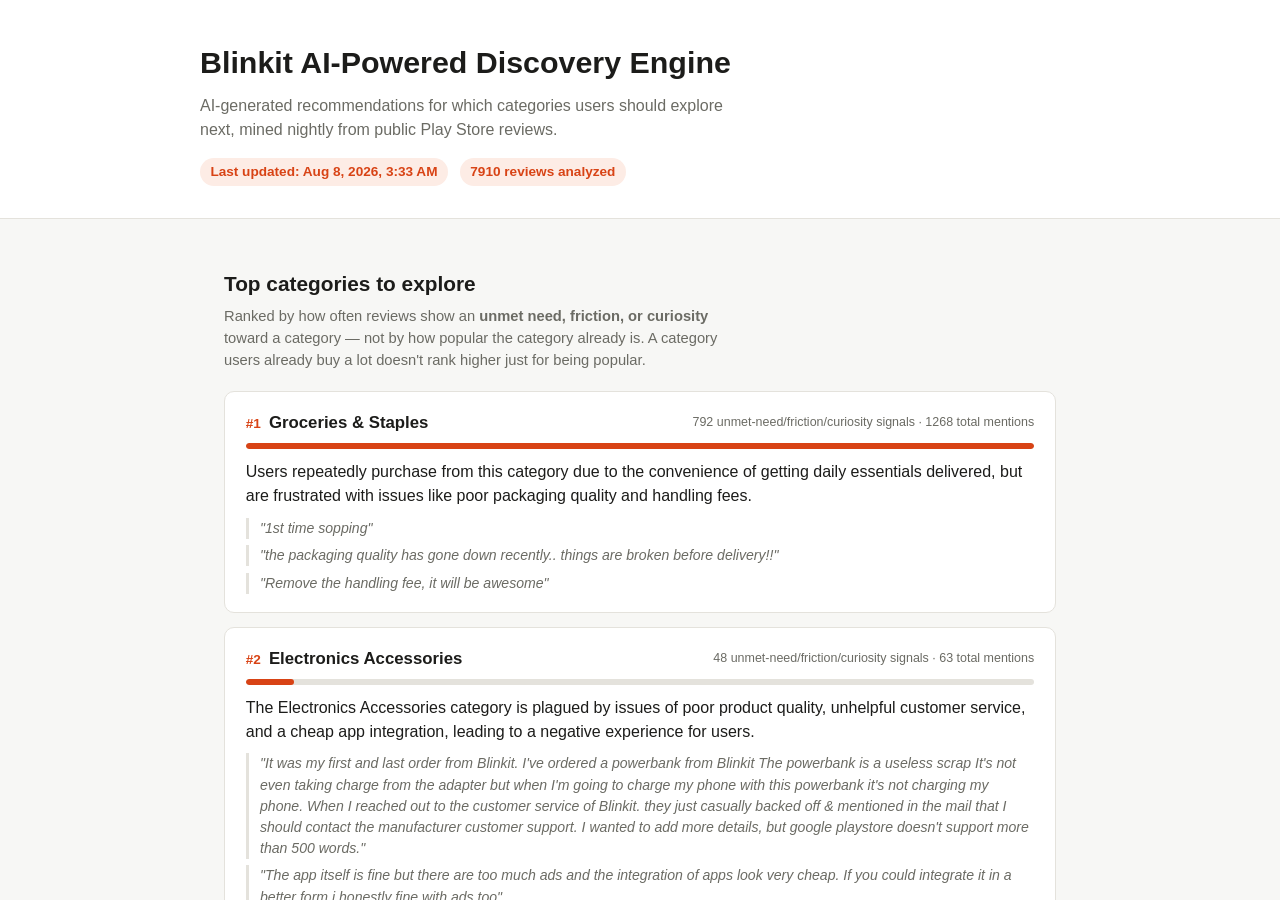
<file: index.html>
<!DOCTYPE html>
<html lang="en">
<head>
<meta charset="UTF-8">
<meta http-equiv="refresh" content="0; url=ai-discovery-engine/">
<title>Blinkit AI-Powered Discovery Engine</title>
</head>
<body>
  <p>Redirecting to the <a href="ai-discovery-engine/">dashboard</a>…</p>
</body>
</html>
</file>
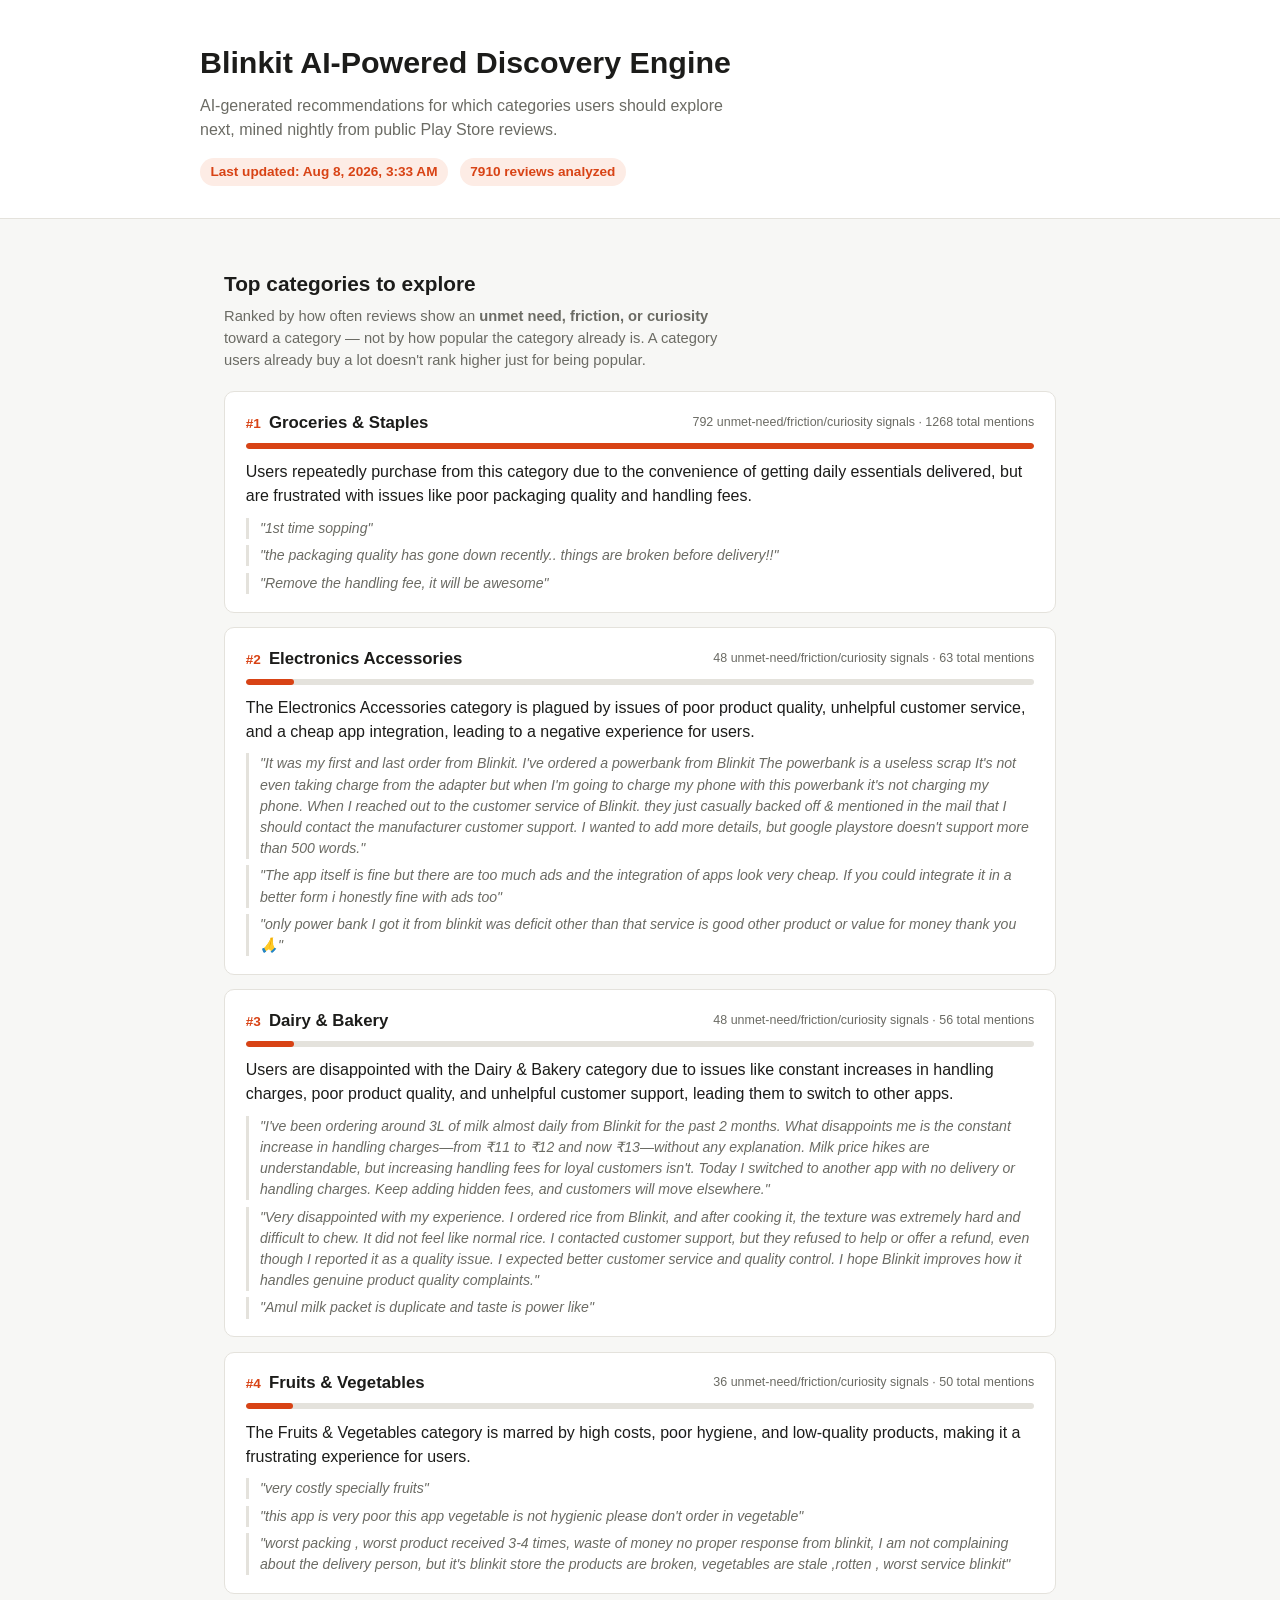
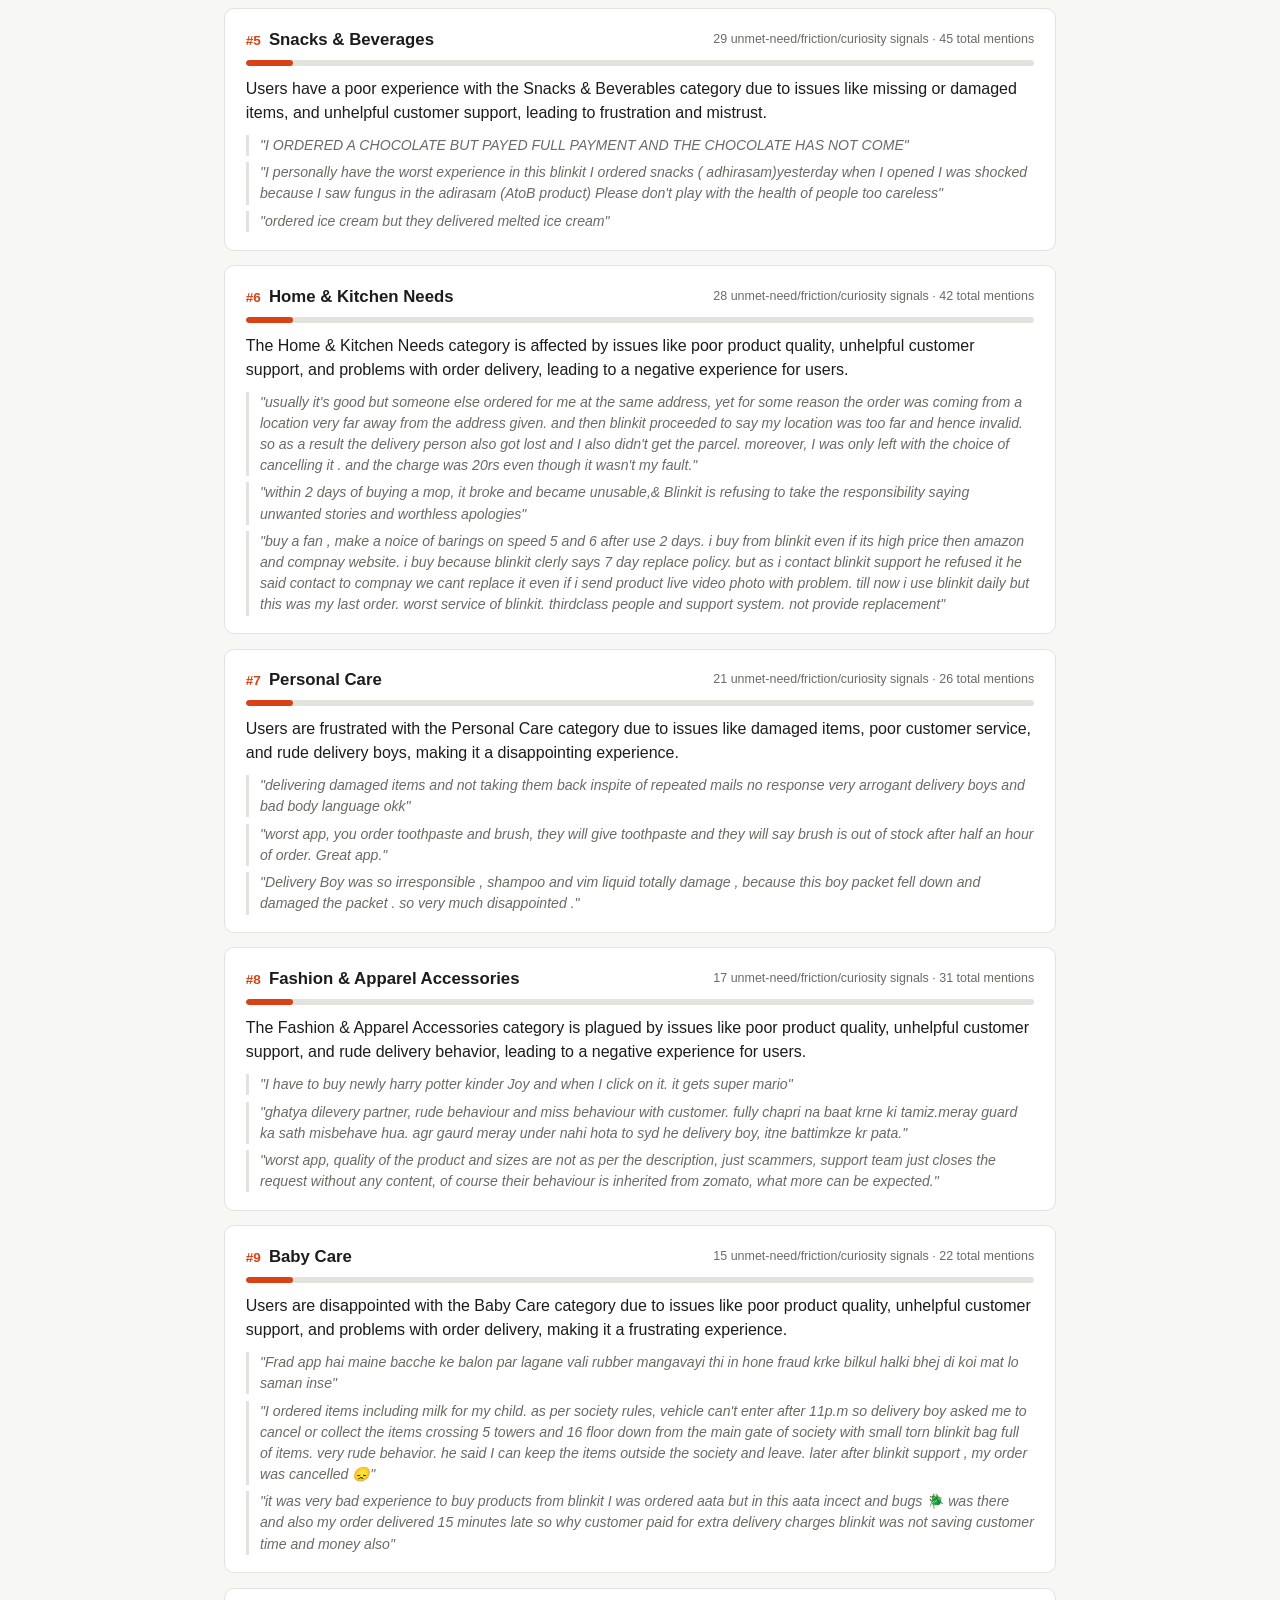
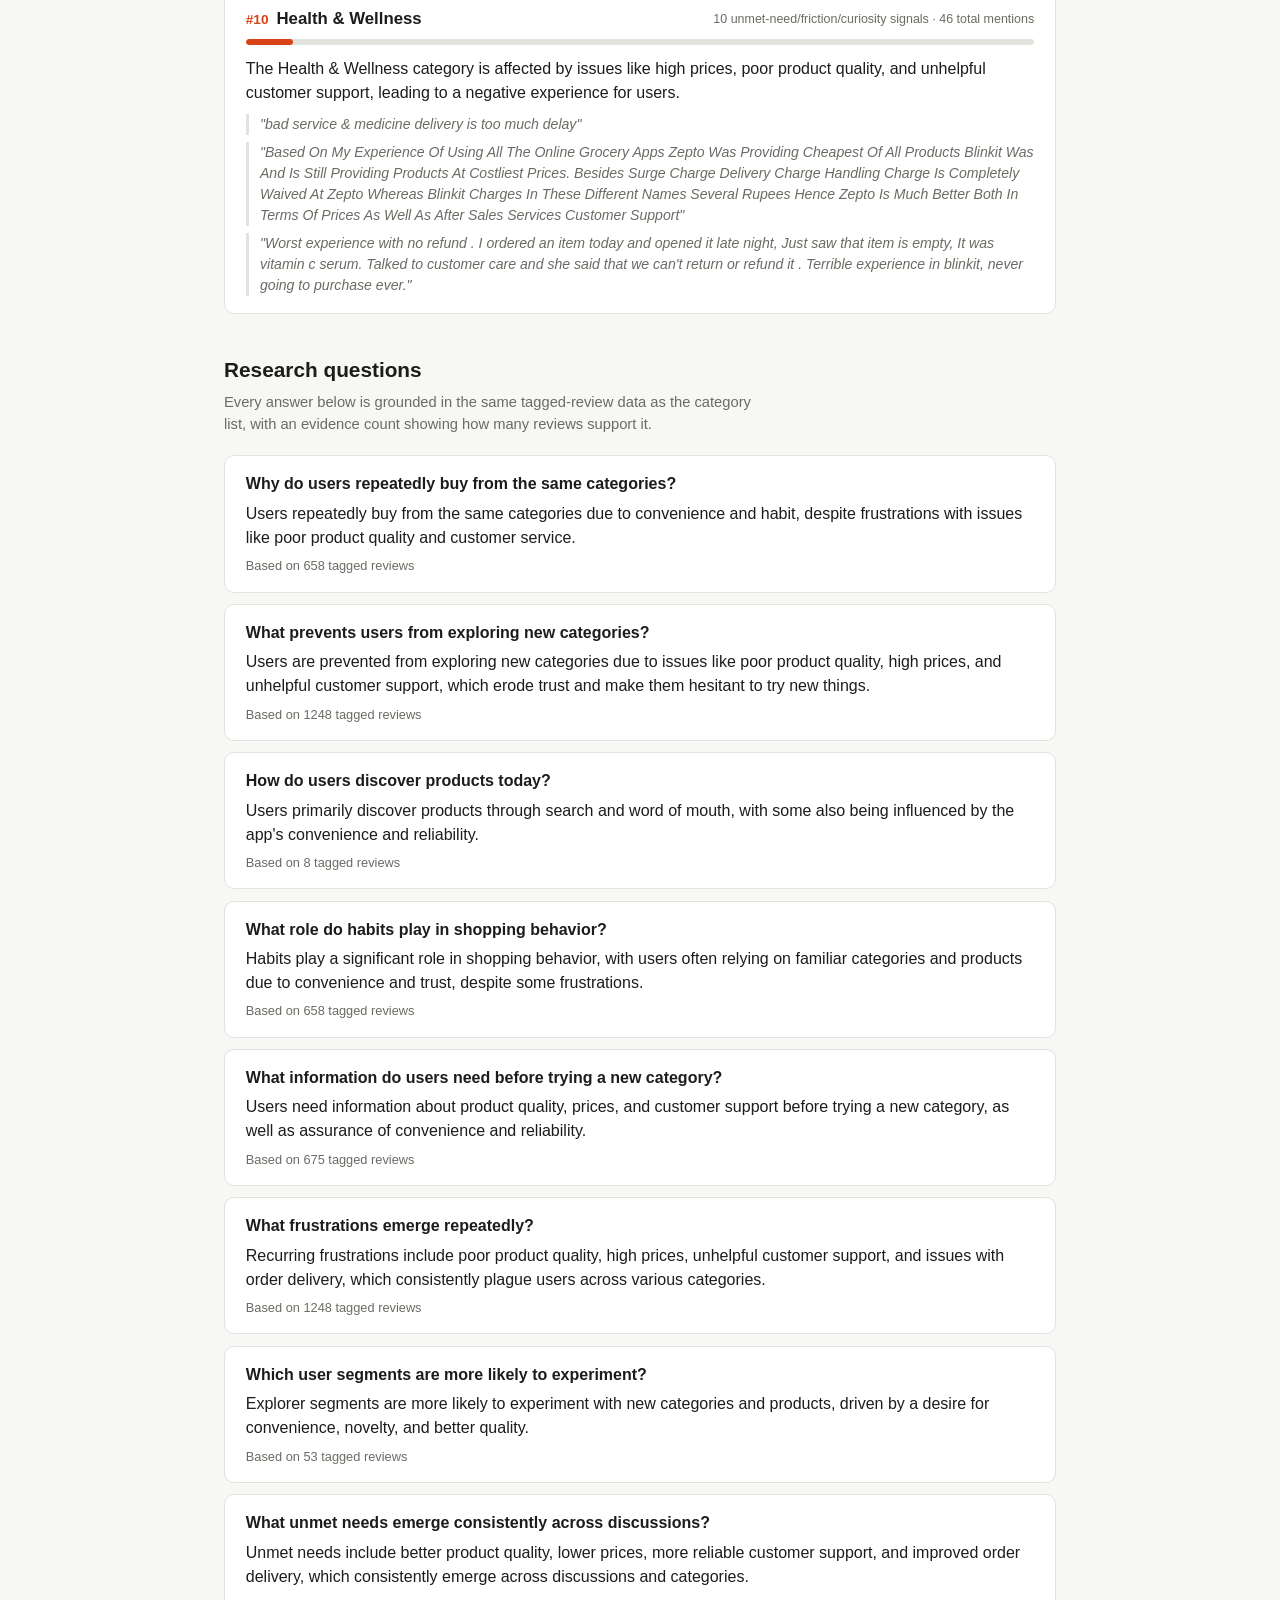
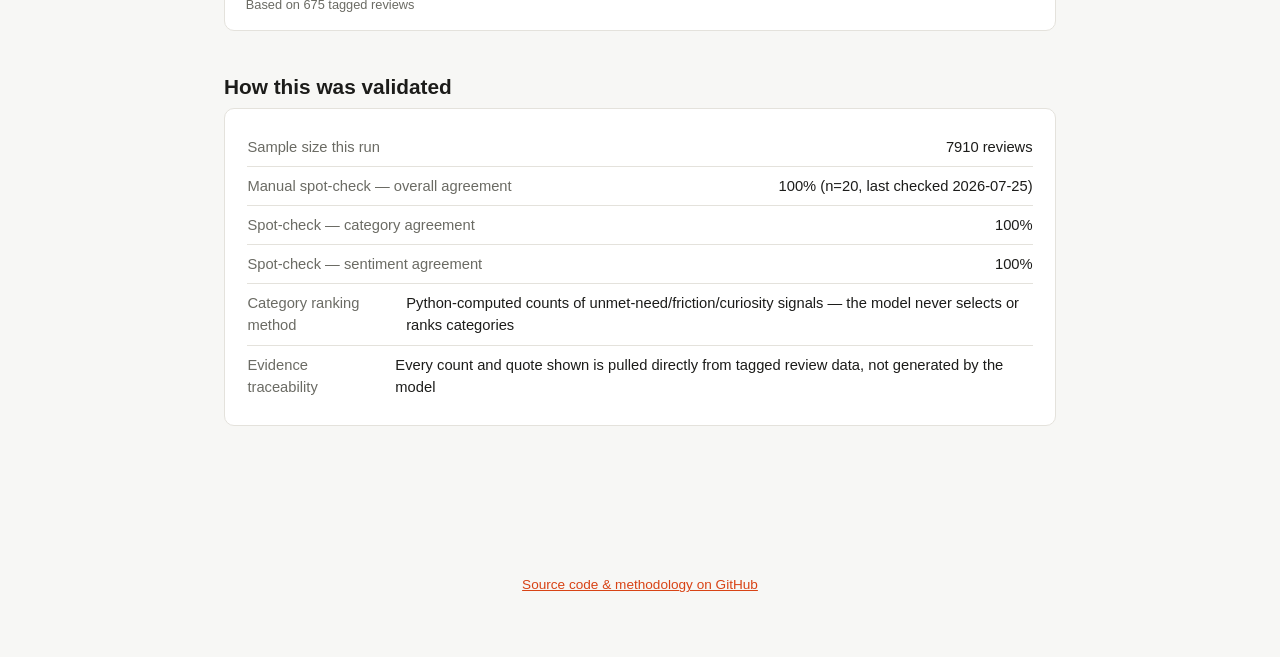
<file: ai-discovery-engine/index.html>
<!DOCTYPE html>
<html lang="en">
<head>
<meta charset="UTF-8">
<meta name="viewport" content="width=device-width, initial-scale=1.0">
<title>Blinkit AI-Powered Discovery Engine</title>
<link rel="stylesheet" href="style.css">
</head>
<body>
  <header class="page-header">
    <div class="header-inner">
      <h1>Blinkit AI-Powered Discovery Engine</h1>
      <p class="subtitle">
        AI-generated recommendations for which categories users should explore next,
        mined nightly from public Play Store reviews.
      </p>
      <div id="meta-bar" class="meta-bar">Loading latest run…</div>
    </div>
  </header>

  <main class="container">
    <section id="low-confidence-banner" class="banner banner-warning" hidden>
      Sample size is still small — treat these results as directional. They'll
      sharpen automatically as more reviews accumulate each night.
    </section>

    <section>
      <h2>Top categories to explore</h2>
      <p class="section-note">
        Ranked by how often reviews show an <strong>unmet need, friction, or curiosity</strong>
        toward a category — not by how popular the category already is. A category users
        already buy a lot doesn't rank higher just for being popular.
      </p>
      <div id="category-list" class="category-list"></div>
    </section>

    <section>
      <h2>Research questions</h2>
      <p class="section-note">
        Every answer below is grounded in the same tagged-review data as the category list,
        with an evidence count showing how many reviews support it.
      </p>
      <div id="questions-list" class="questions-list"></div>
    </section>

    <section>
      <h2>How this was validated</h2>
      <div id="validation-box" class="validation-box"></div>
    </section>
  </main>

  <footer class="page-footer">
    <p>
      <a href="https://github.com/pavimsc/Blinkit" target="_blank" rel="noopener">Source code &amp; methodology on GitHub</a>
    </p>
  </footer>

  <script src="app.js"></script>
</body>
</html>
</file>
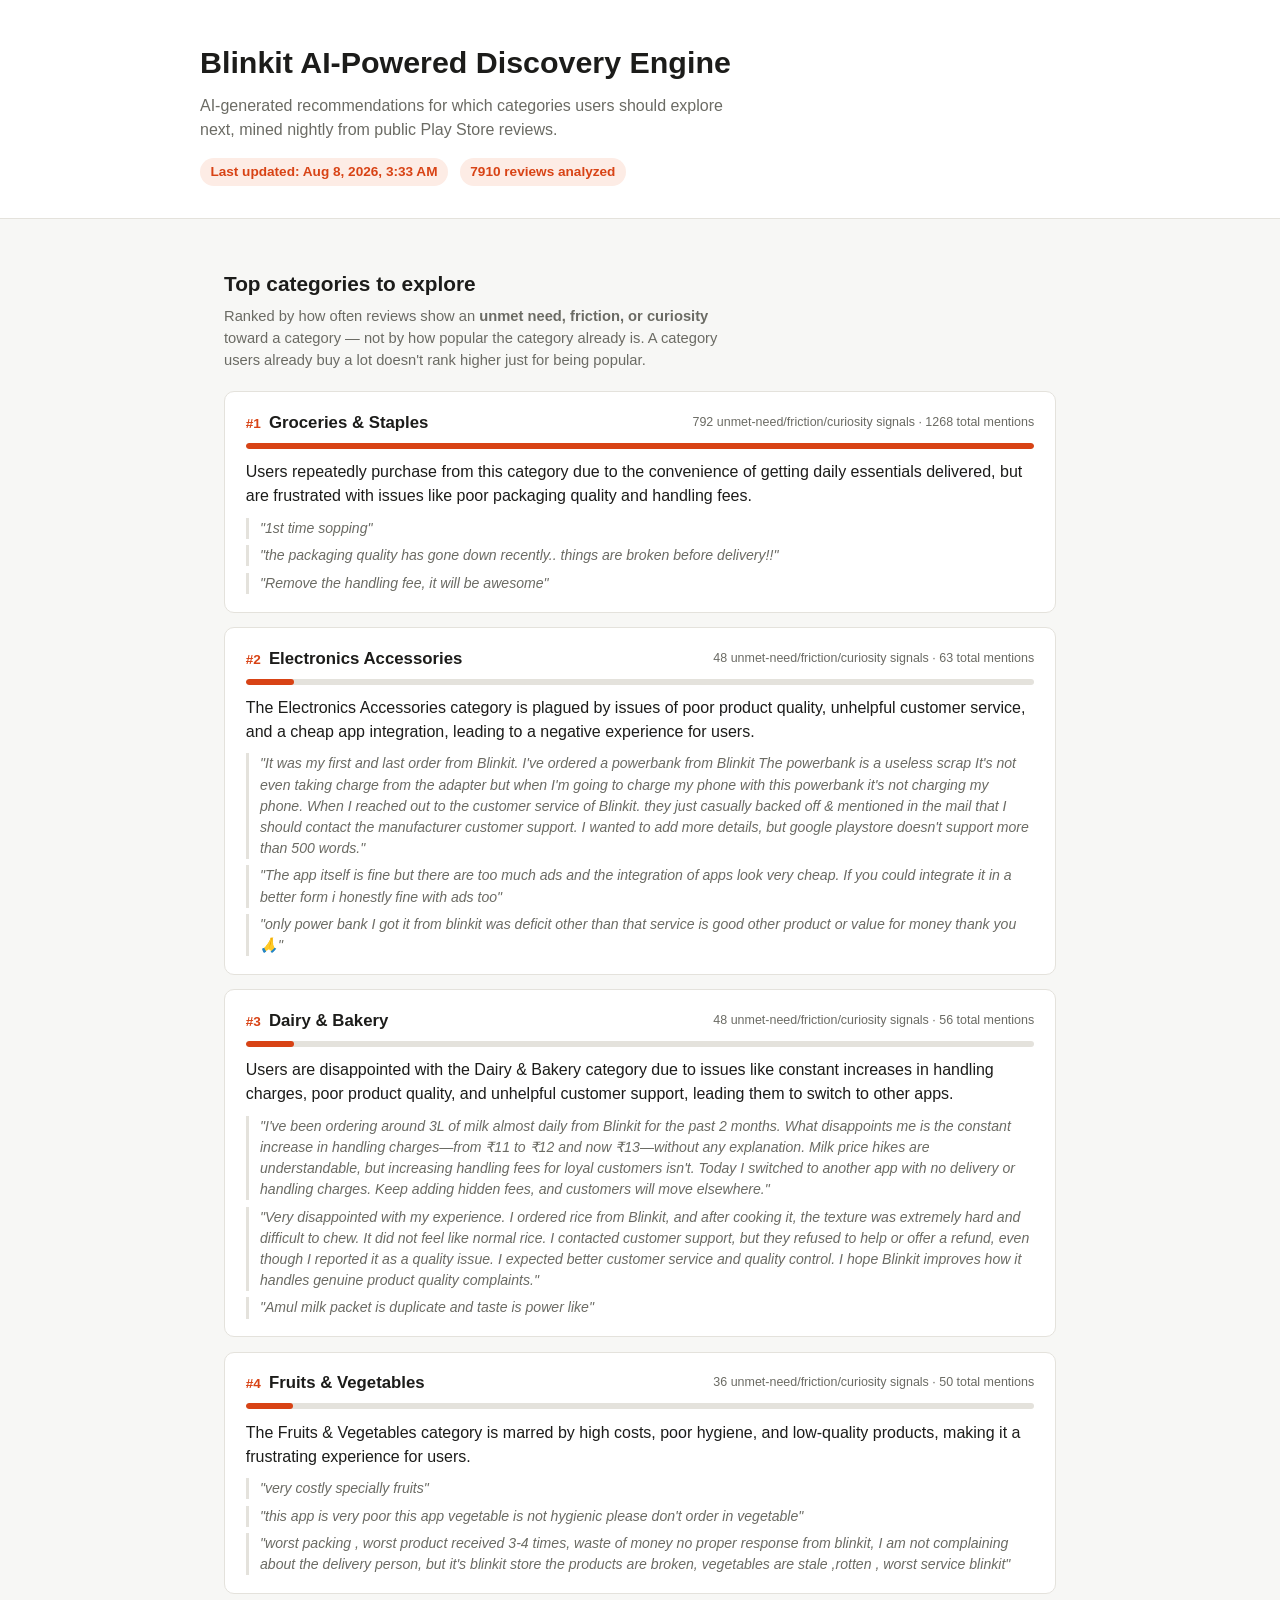
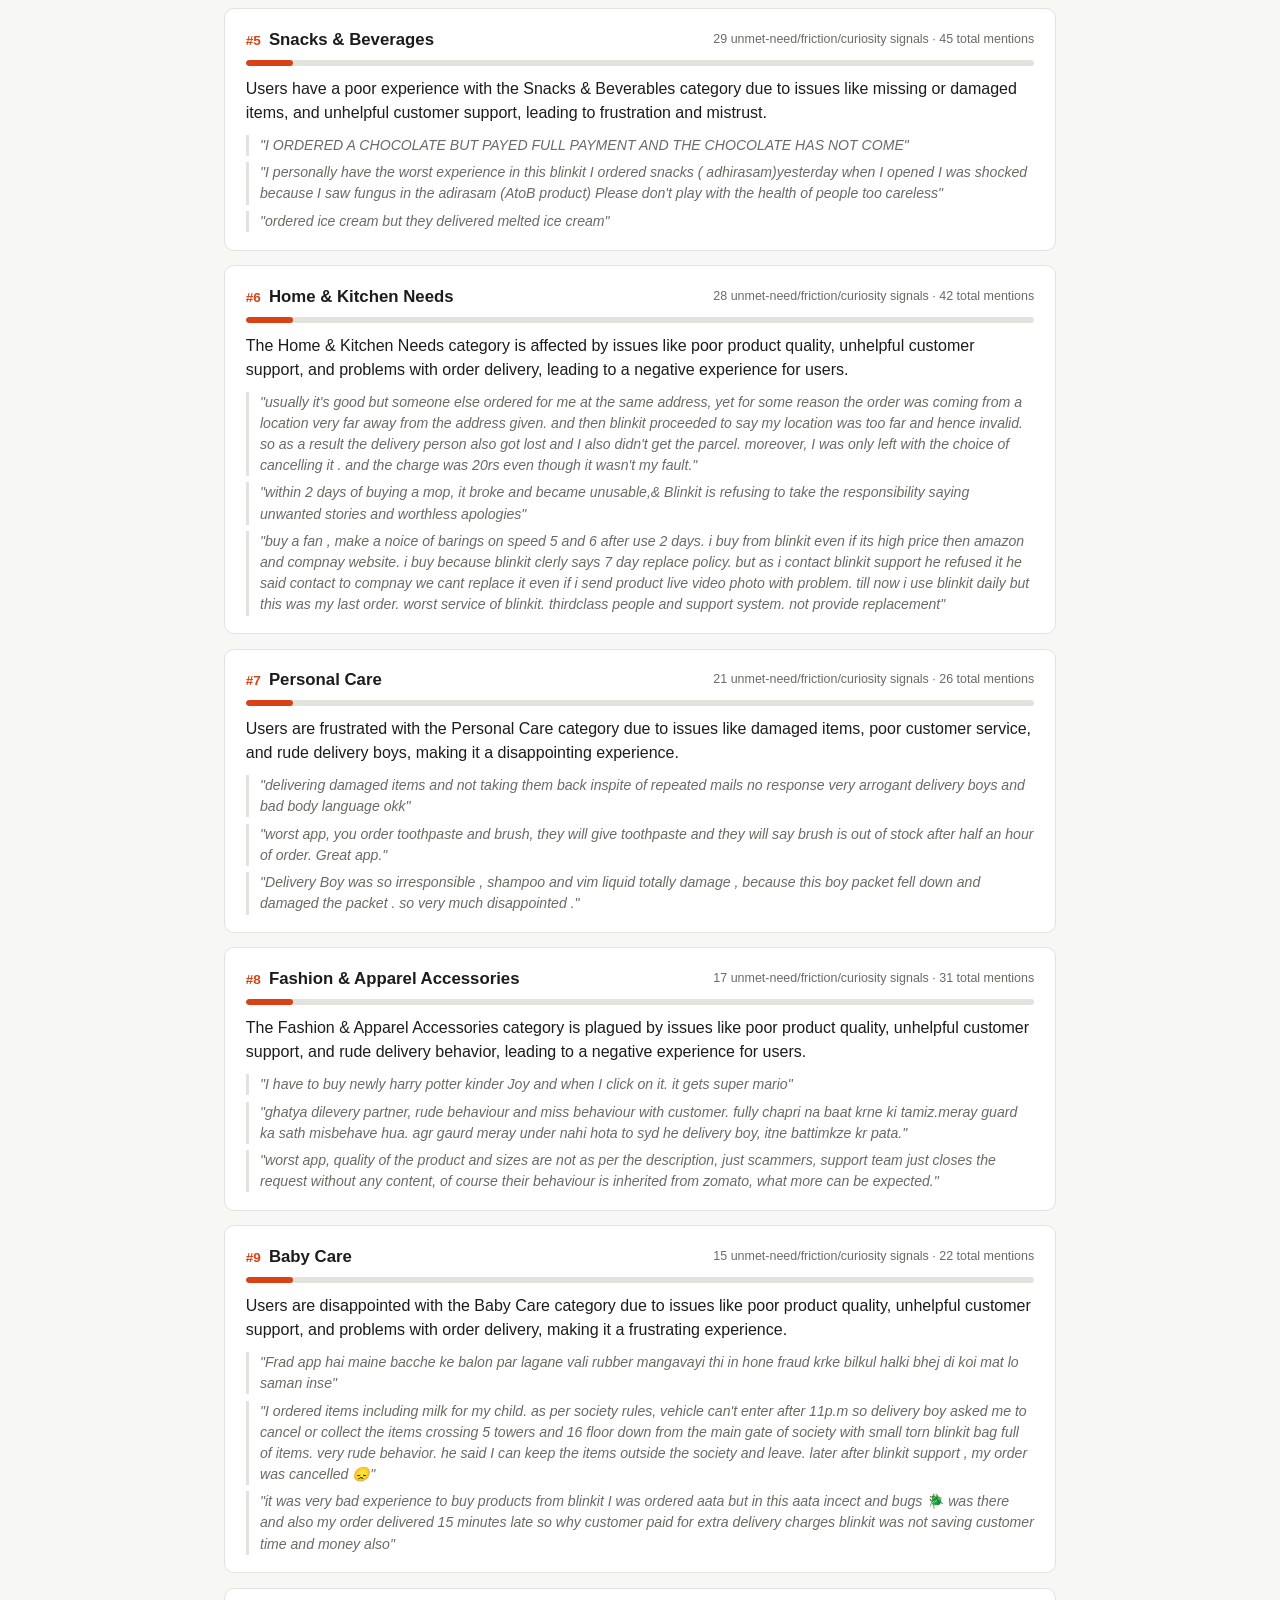
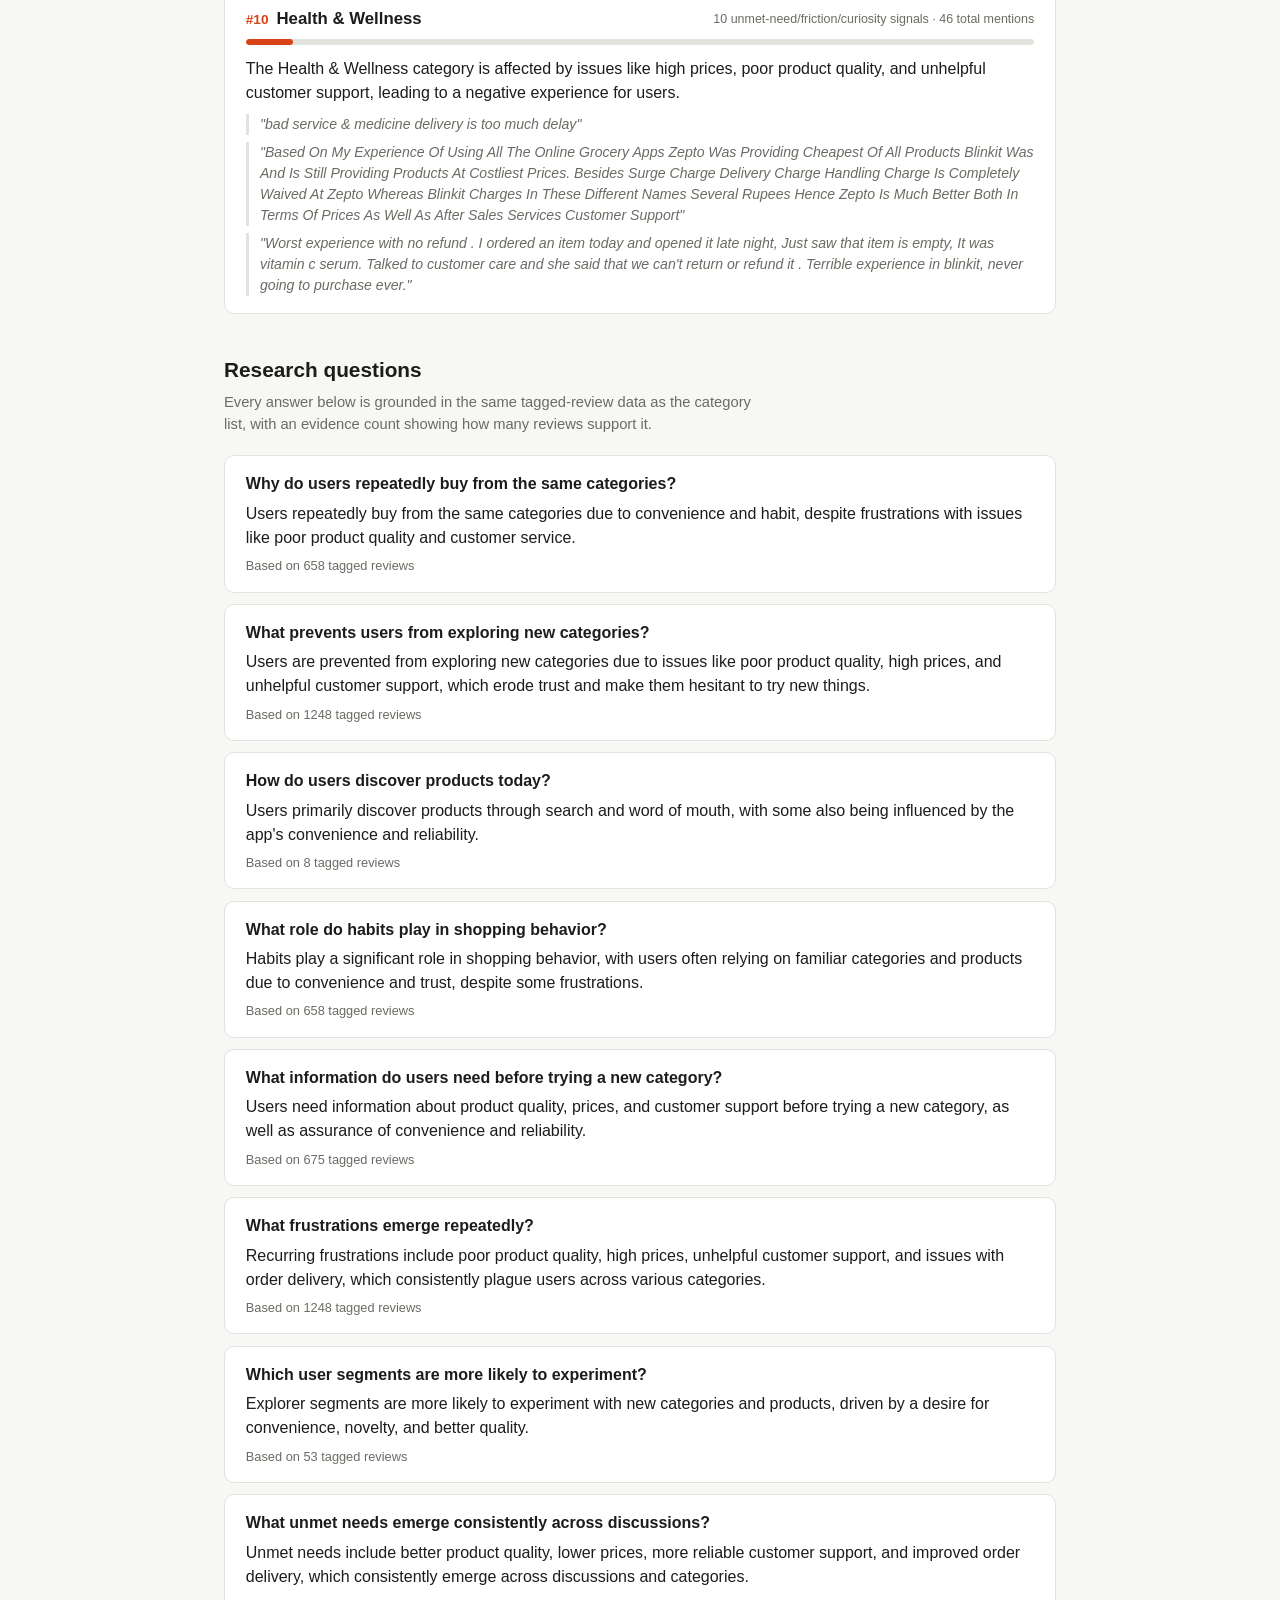
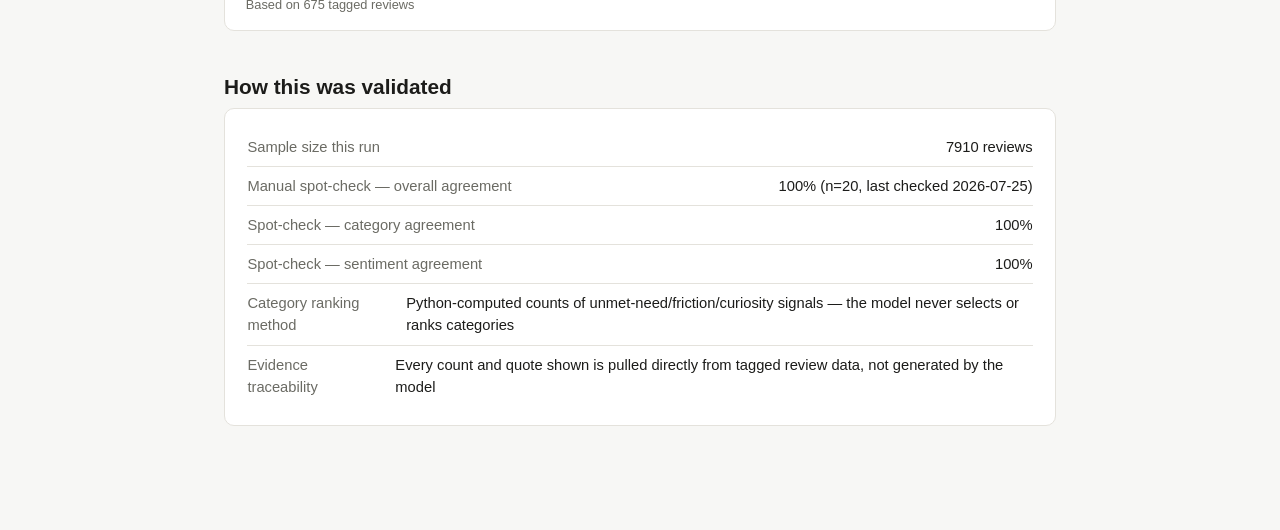
<file: dashboard/index.html>
<!DOCTYPE html>
<html lang="en">
<head>
<meta charset="UTF-8">
<meta name="viewport" content="width=device-width, initial-scale=1.0">
<title>Blinkit AI-Powered Discovery Engine</title>
<link rel="stylesheet" href="style.css">
</head>
<body>
  <header class="page-header">
    <div class="header-inner">
      <h1>Blinkit AI-Powered Discovery Engine</h1>
      <p class="subtitle">
        AI-generated recommendations for which categories users should explore next,
        mined nightly from public Play Store reviews.
      </p>
      <div id="meta-bar" class="meta-bar">Loading latest run…</div>
    </div>
  </header>

  <main class="container">
    <section id="low-confidence-banner" class="banner banner-warning" hidden>
      Sample size is still small — treat these results as directional. They'll
      sharpen automatically as more reviews accumulate each night.
    </section>

    <section>
      <h2>Top categories to explore</h2>
      <p class="section-note">
        Ranked by how often reviews show an <strong>unmet need, friction, or curiosity</strong>
        toward a category — not by how popular the category already is. A category users
        already buy a lot doesn't rank higher just for being popular.
      </p>
      <div id="category-list" class="category-list"></div>
    </section>

    <section>
      <h2>Research questions</h2>
      <p class="section-note">
        Every answer below is grounded in the same tagged-review data as the category list,
        with an evidence count showing how many reviews support it.
      </p>
      <div id="questions-list" class="questions-list"></div>
    </section>

    <section>
      <h2>How this was validated</h2>
      <div id="validation-box" class="validation-box"></div>
    </section>
  </main>

  <script src="app.js"></script>
</body>
</html>
</file>
<file: ai-discovery-engine/style.css>
:root {
  --bg: #f7f7f5;
  --surface: #ffffff;
  --text: #1c1c1a;
  --text-muted: #6b6b64;
  --border: #e4e2dc;
  --accent: #d84315;
  --accent-soft: #fdece5;
  --positive: #2e7d32;
  --warning-bg: #fff4e5;
  --warning-border: #f0b429;
}

@media (prefers-color-scheme: dark) {
  :root {
    --bg: #171715;
    --surface: #201f1c;
    --text: #f2f1ed;
    --text-muted: #a8a69f;
    --border: #33322d;
    --accent: #ff7043;
    --accent-soft: #3a241d;
    --positive: #66bb6a;
    --warning-bg: #3a2f16;
    --warning-border: #f0b429;
  }
}

* { box-sizing: border-box; }

body {
  margin: 0;
  font-family: -apple-system, BlinkMacSystemFont, "Segoe UI", Roboto, Helvetica, Arial, sans-serif;
  background: var(--bg);
  color: var(--text);
  line-height: 1.5;
}

.page-header {
  background: var(--surface);
  border-bottom: 1px solid var(--border);
  padding: 2.5rem 1.5rem 2rem;
}

.header-inner { max-width: 880px; margin: 0 auto; }

h1 { margin: 0 0 0.5rem; font-size: 1.9rem; }

.subtitle { margin: 0 0 1rem; color: var(--text-muted); max-width: 60ch; }

.meta-bar {
  display: flex;
  flex-wrap: wrap;
  gap: 0.75rem;
  font-size: 0.85rem;
  color: var(--text-muted);
}

.meta-bar span {
  background: var(--accent-soft);
  color: var(--accent);
  padding: 0.25rem 0.65rem;
  border-radius: 999px;
  font-weight: 600;
}

.container { max-width: 880px; margin: 0 auto; padding: 2rem 1.5rem 4rem; }

section { margin-bottom: 2.5rem; }

h2 { font-size: 1.3rem; margin-bottom: 0.35rem; }

.section-note { color: var(--text-muted); font-size: 0.92rem; margin-top: 0; margin-bottom: 1.25rem; max-width: 65ch; }

.banner {
  padding: 0.9rem 1.1rem;
  border-radius: 8px;
  font-size: 0.92rem;
  margin-bottom: 1.5rem;
}

.banner-warning {
  background: var(--warning-bg);
  border: 1px solid var(--warning-border);
}

.category-list { display: flex; flex-direction: column; gap: 0.9rem; }

.category-card {
  background: var(--surface);
  border: 1px solid var(--border);
  border-radius: 10px;
  padding: 1.1rem 1.3rem;
}

.category-card-top {
  display: flex;
  align-items: center;
  justify-content: space-between;
  gap: 1rem;
  margin-bottom: 0.5rem;
}

.category-rank {
  color: var(--accent);
  font-weight: 700;
  font-size: 0.85rem;
  margin-right: 0.5rem;
}

.category-name { font-weight: 600; font-size: 1.05rem; }

.evidence-badge {
  font-size: 0.78rem;
  color: var(--text-muted);
  white-space: nowrap;
}

.evidence-bar-track {
  height: 6px;
  background: var(--border);
  border-radius: 999px;
  overflow: hidden;
  margin-bottom: 0.7rem;
}

.evidence-bar-fill {
  height: 100%;
  background: var(--accent);
  border-radius: 999px;
}

.rationale { margin: 0 0 0.6rem; }

.quotes { margin: 0; padding-left: 0; list-style: none; display: flex; flex-direction: column; gap: 0.4rem; }

.quotes li {
  font-size: 0.88rem;
  color: var(--text-muted);
  border-left: 3px solid var(--border);
  padding-left: 0.7rem;
  font-style: italic;
}

.questions-list { display: flex; flex-direction: column; gap: 0.7rem; }

.question-card {
  background: var(--surface);
  border: 1px solid var(--border);
  border-radius: 10px;
  padding: 1rem 1.3rem;
}

.question-text { font-weight: 600; margin-bottom: 0.35rem; }

.question-answer { margin: 0 0 0.4rem; }

.question-evidence { font-size: 0.8rem; color: var(--text-muted); }

.validation-box {
  background: var(--surface);
  border: 1px solid var(--border);
  border-radius: 10px;
  padding: 1.2rem 1.4rem;
}

.validation-row {
  display: flex;
  justify-content: space-between;
  gap: 1rem;
  padding: 0.5rem 0;
  border-bottom: 1px solid var(--border);
  font-size: 0.92rem;
}

.validation-row:last-child { border-bottom: none; }

.validation-row .label { color: var(--text-muted); }

.page-footer {
  text-align: center;
  padding: 2rem 1.5rem 3rem;
  color: var(--text-muted);
  font-size: 0.85rem;
}

.page-footer a { color: var(--accent); }

.empty-state { color: var(--text-muted); font-style: italic; }
</file>
<file: dashboard/style.css>
:root {
  --bg: #f7f7f5;
  --surface: #ffffff;
  --text: #1c1c1a;
  --text-muted: #6b6b64;
  --border: #e4e2dc;
  --accent: #d84315;
  --accent-soft: #fdece5;
  --positive: #2e7d32;
  --warning-bg: #fff4e5;
  --warning-border: #f0b429;
}

@media (prefers-color-scheme: dark) {
  :root {
    --bg: #171715;
    --surface: #201f1c;
    --text: #f2f1ed;
    --text-muted: #a8a69f;
    --border: #33322d;
    --accent: #ff7043;
    --accent-soft: #3a241d;
    --positive: #66bb6a;
    --warning-bg: #3a2f16;
    --warning-border: #f0b429;
  }
}

* { box-sizing: border-box; }

body {
  margin: 0;
  font-family: -apple-system, BlinkMacSystemFont, "Segoe UI", Roboto, Helvetica, Arial, sans-serif;
  background: var(--bg);
  color: var(--text);
  line-height: 1.5;
}

.page-header {
  background: var(--surface);
  border-bottom: 1px solid var(--border);
  padding: 2.5rem 1.5rem 2rem;
}

.header-inner { max-width: 880px; margin: 0 auto; }

h1 { margin: 0 0 0.5rem; font-size: 1.9rem; }

.subtitle { margin: 0 0 1rem; color: var(--text-muted); max-width: 60ch; }

.meta-bar {
  display: flex;
  flex-wrap: wrap;
  gap: 0.75rem;
  font-size: 0.85rem;
  color: var(--text-muted);
}

.meta-bar span {
  background: var(--accent-soft);
  color: var(--accent);
  padding: 0.25rem 0.65rem;
  border-radius: 999px;
  font-weight: 600;
}

.container { max-width: 880px; margin: 0 auto; padding: 2rem 1.5rem 4rem; }

section { margin-bottom: 2.5rem; }

h2 { font-size: 1.3rem; margin-bottom: 0.35rem; }

.section-note { color: var(--text-muted); font-size: 0.92rem; margin-top: 0; margin-bottom: 1.25rem; max-width: 65ch; }

.banner {
  padding: 0.9rem 1.1rem;
  border-radius: 8px;
  font-size: 0.92rem;
  margin-bottom: 1.5rem;
}

.banner-warning {
  background: var(--warning-bg);
  border: 1px solid var(--warning-border);
}

.category-list { display: flex; flex-direction: column; gap: 0.9rem; }

.category-card {
  background: var(--surface);
  border: 1px solid var(--border);
  border-radius: 10px;
  padding: 1.1rem 1.3rem;
}

.category-card-top {
  display: flex;
  align-items: center;
  justify-content: space-between;
  gap: 1rem;
  margin-bottom: 0.5rem;
}

.category-rank {
  color: var(--accent);
  font-weight: 700;
  font-size: 0.85rem;
  margin-right: 0.5rem;
}

.category-name { font-weight: 600; font-size: 1.05rem; }

.evidence-badge {
  font-size: 0.78rem;
  color: var(--text-muted);
  white-space: nowrap;
}

.evidence-bar-track {
  height: 6px;
  background: var(--border);
  border-radius: 999px;
  overflow: hidden;
  margin-bottom: 0.7rem;
}

.evidence-bar-fill {
  height: 100%;
  background: var(--accent);
  border-radius: 999px;
}

.rationale { margin: 0 0 0.6rem; }

.quotes { margin: 0; padding-left: 0; list-style: none; display: flex; flex-direction: column; gap: 0.4rem; }

.quotes li {
  font-size: 0.88rem;
  color: var(--text-muted);
  border-left: 3px solid var(--border);
  padding-left: 0.7rem;
  font-style: italic;
}

.questions-list { display: flex; flex-direction: column; gap: 0.7rem; }

.question-card {
  background: var(--surface);
  border: 1px solid var(--border);
  border-radius: 10px;
  padding: 1rem 1.3rem;
}

.question-text { font-weight: 600; margin-bottom: 0.35rem; }

.question-answer { margin: 0 0 0.4rem; }

.question-evidence { font-size: 0.8rem; color: var(--text-muted); }

.validation-box {
  background: var(--surface);
  border: 1px solid var(--border);
  border-radius: 10px;
  padding: 1.2rem 1.4rem;
}

.validation-row {
  display: flex;
  justify-content: space-between;
  gap: 1rem;
  padding: 0.5rem 0;
  border-bottom: 1px solid var(--border);
  font-size: 0.92rem;
}

.validation-row:last-child { border-bottom: none; }

.validation-row .label { color: var(--text-muted); }

.page-footer {
  text-align: center;
  padding: 2rem 1.5rem 3rem;
  color: var(--text-muted);
  font-size: 0.85rem;
}

.page-footer a { color: var(--accent); }

.empty-state { color: var(--text-muted); font-style: italic; }
</file>
